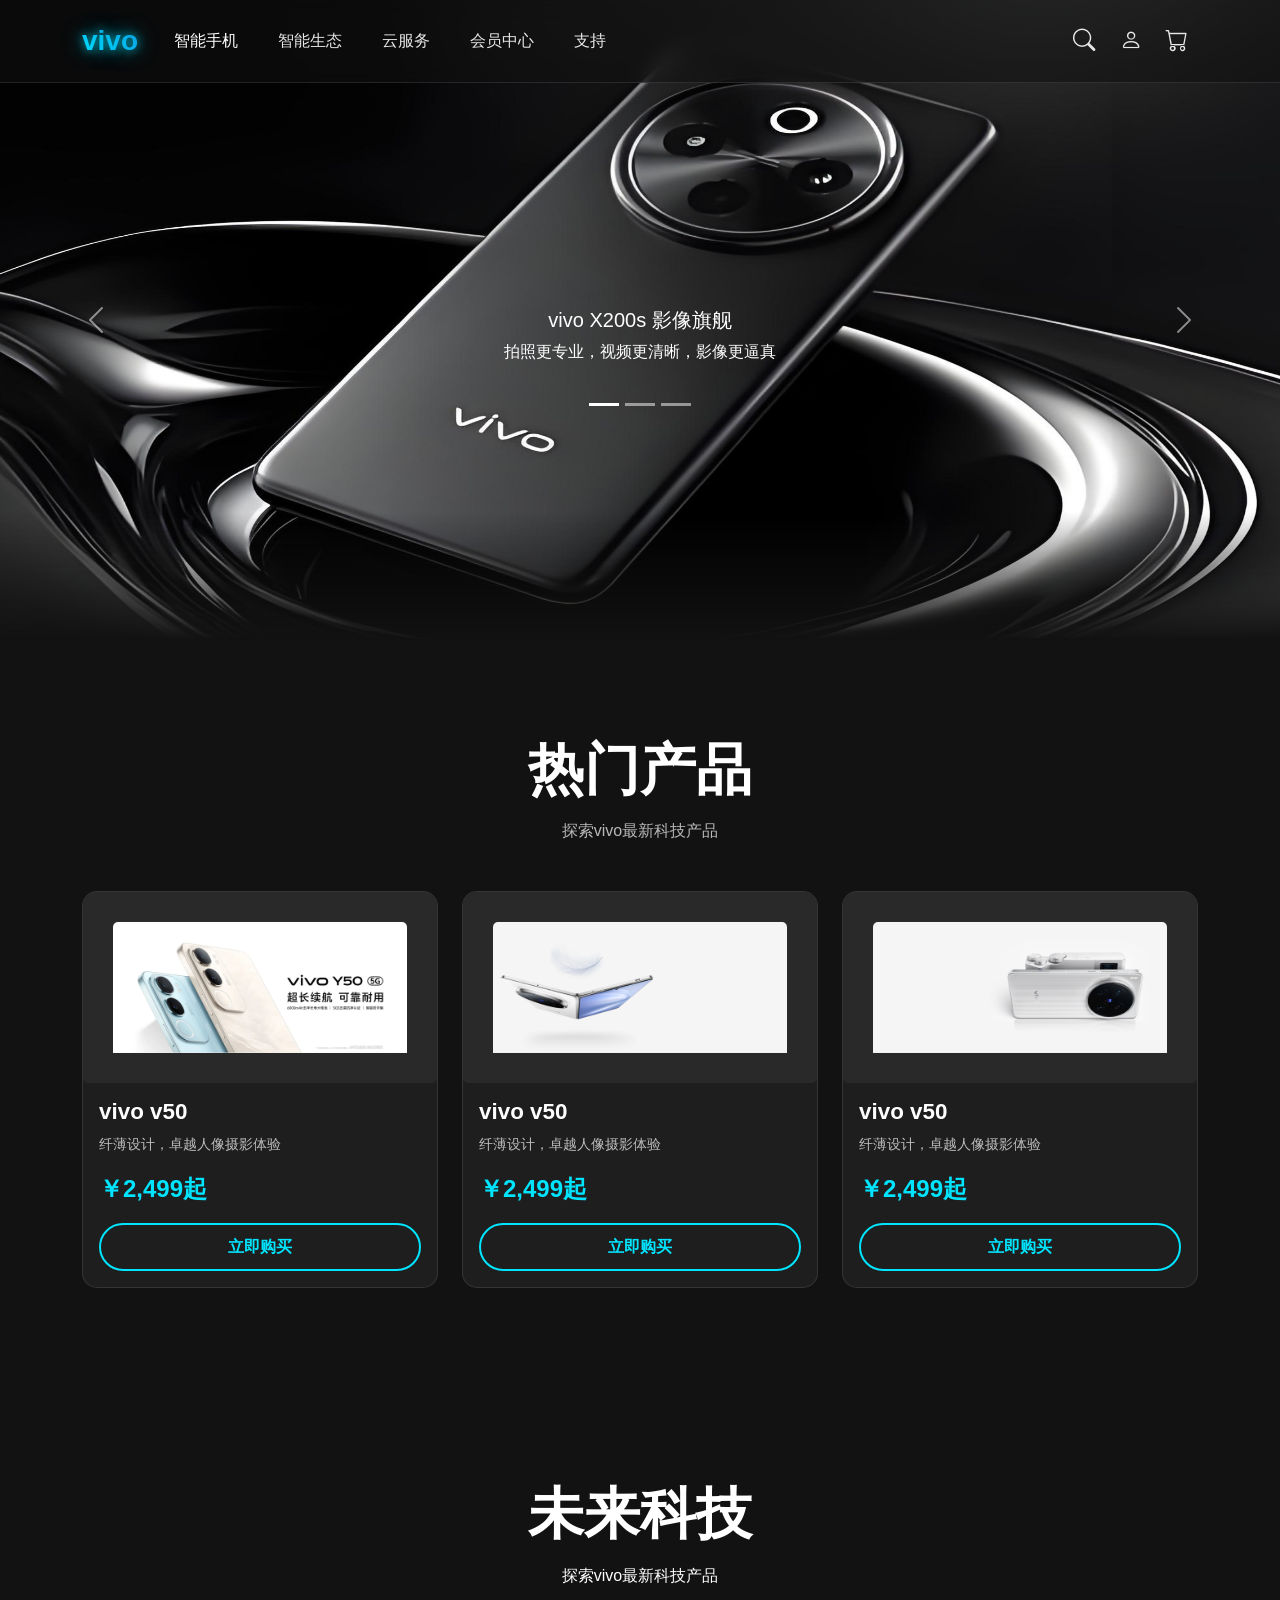
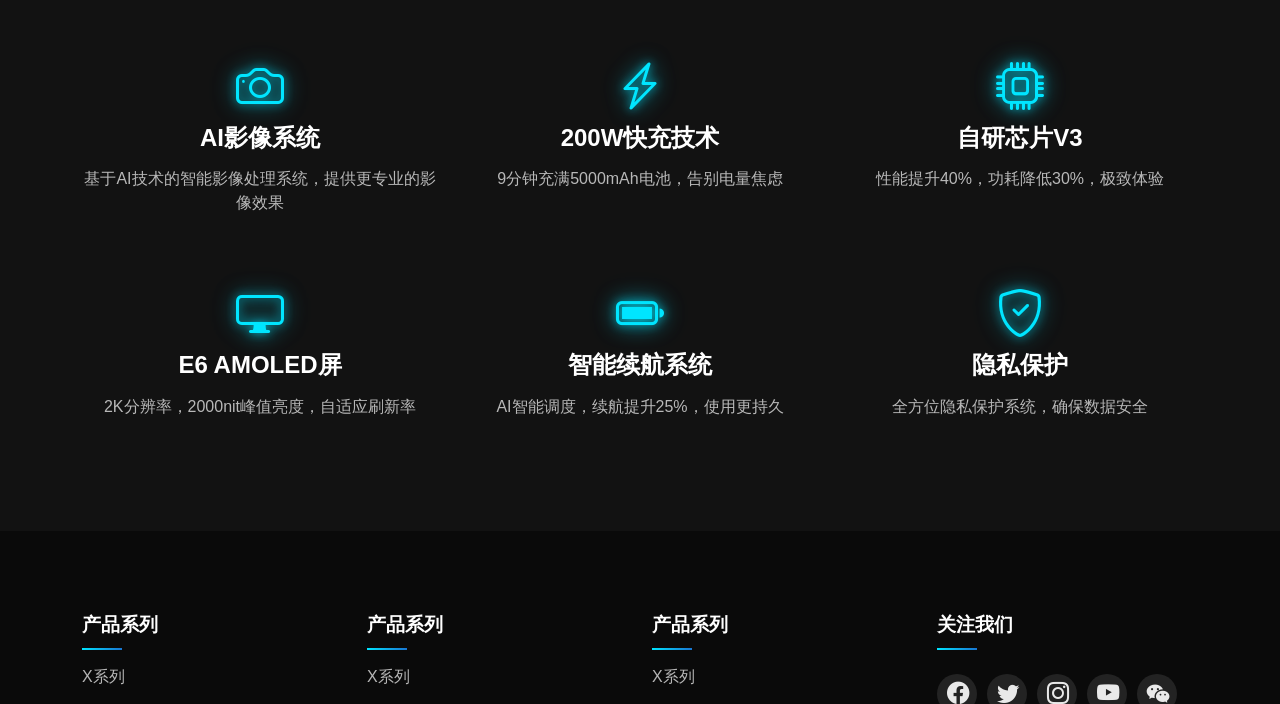
<file: index.html>
<!DOCTYPE html>
<html lang="zh-CN">
<head>
  <meta charset="UTF-8">
  <meta http-equiv="refresh" content="0; url=./06-vivo响应式网站/index.html">
  <title>跳转中...</title>
</head>
<body>
  <p>正在跳转到 vivo 响应式网站，如未自动跳转请 <a href="./06-vivo响应式网站/index.html">点击这里</a>。</p>
</body>
</html>
</file>
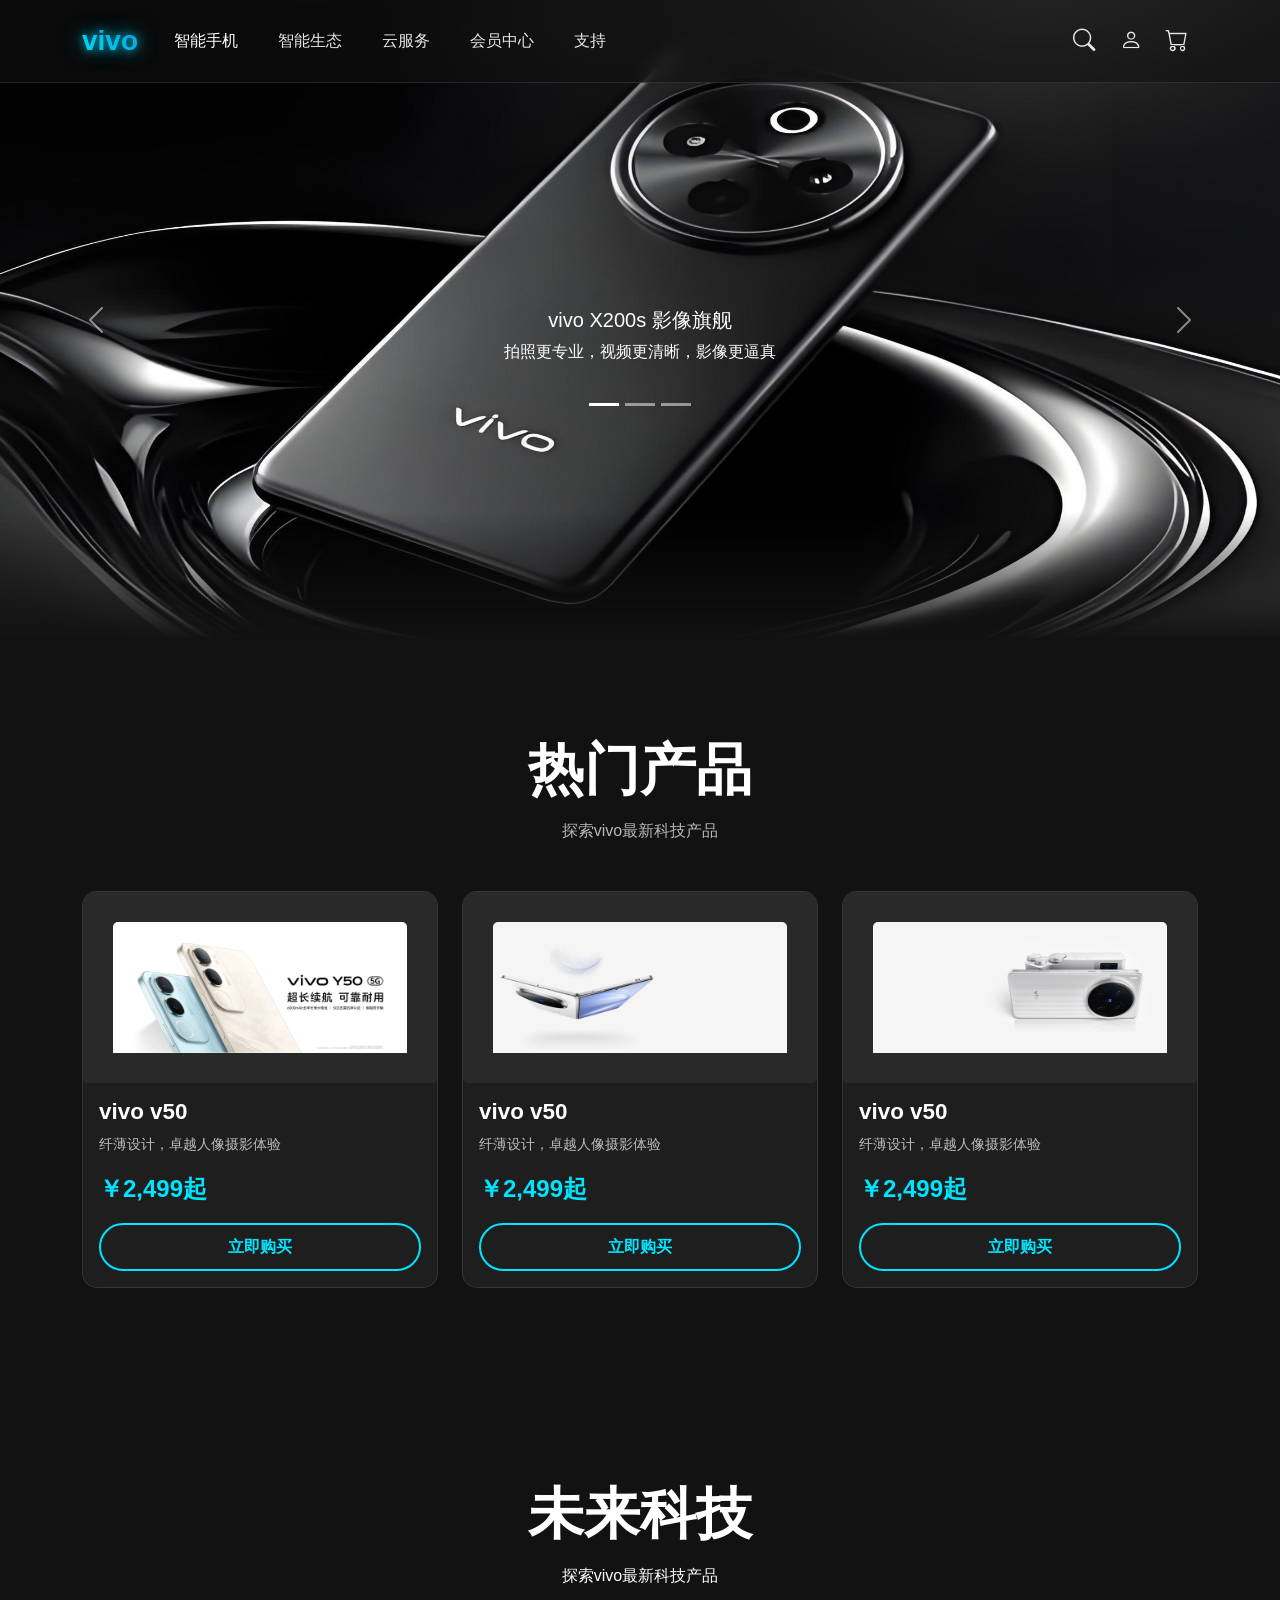
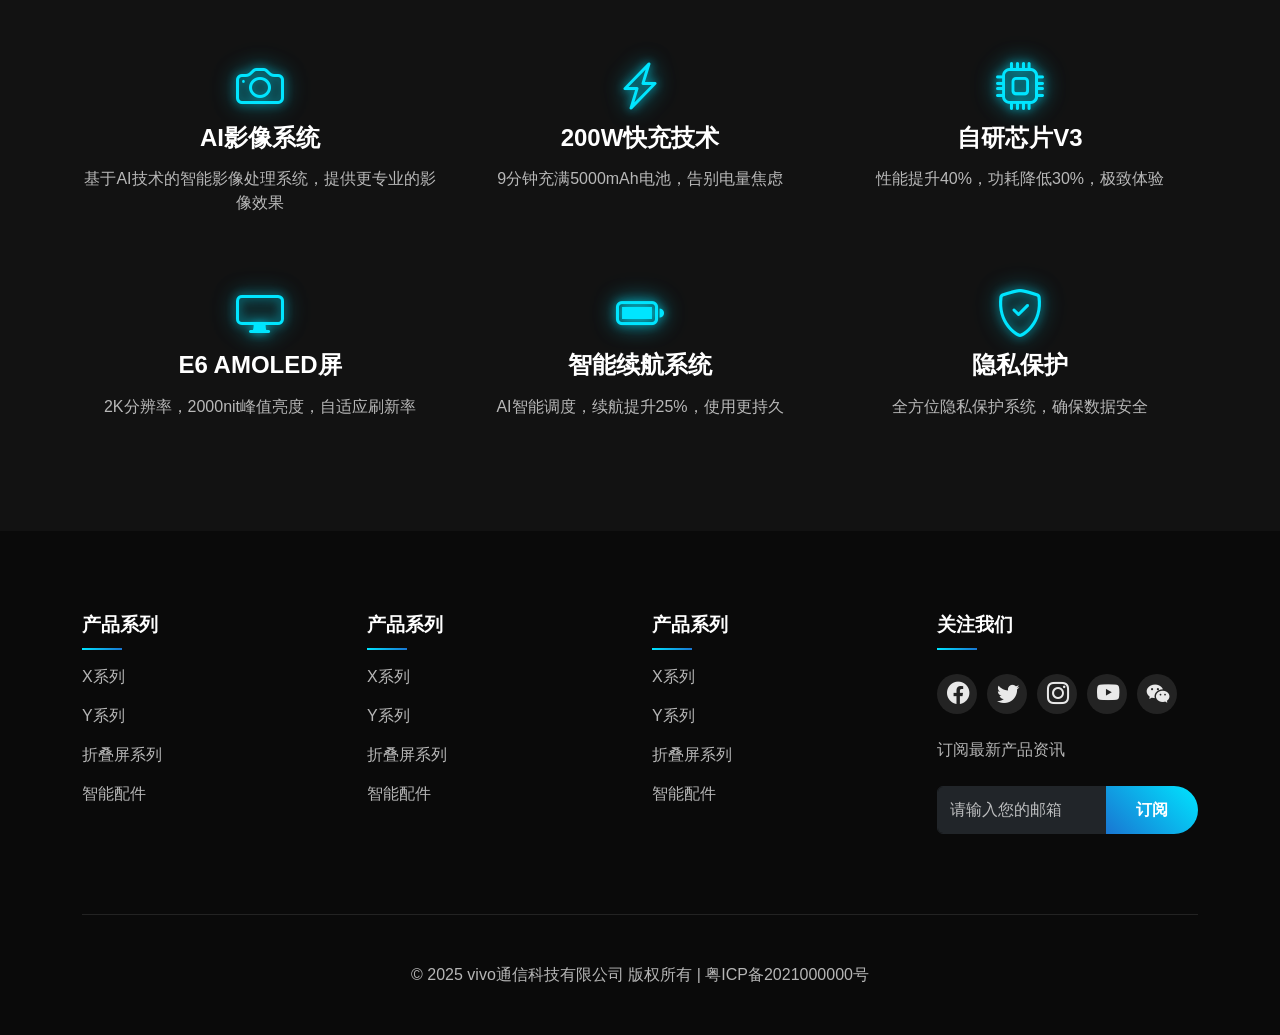
<file: 06-vivo响应式网站/index.html>
<!DOCTYPE html>
<html lang="zh-CN">

<head>
  <meta charset="UTF-8">
  <meta name="viewport" content="width=device-width, initial-scale=1.0">
  <title>vivo智能手机官方网站 - X200s 影像旗舰</title>
  <meta name="keywords"  
    content="vivo，vivo官网，vivo智能手机大全，vivo手机最新报价，vivo手机图片，X200系列、S20系列、X Fold3、vivo Pad5 Pro、vivo WATCH 5、iQOO 13">
  <meta name="description" content="手机领域的国际化品牌，vivo官网提供手机资讯、售前咨询、在线购买、售后服务等功能；vivo当季明星...">

  <!-- 引入网页图标 -->
  <link rel="icon" href="./favicon.ico">
  <!-- Bootstrap 5 CSS -->
  <link href="./bootstrap/bootstrap.min.css" rel="stylesheet">
  <!-- Bootstrap5 Icons -->
  <link rel="stylesheet" href="https://cdn.jsdelivr.net/npm/bootstrap-icons@1.10.0/font/bootstrap-icons.css">
  <!-- 引入首页css文件 -->
  <link rel="stylesheet" href="./css/index.css">
</head>

<body>
  <!-- 顶部导航栏制作 -->
  <nav class="navbar navbar-expand-lg bg-body-tertiary fixed-top" data-bs-theme="dark">
    <div class="container">
      <a class="navbar-brand" href="#">vivo</a>
      <button class="navbar-toggler" type="button" data-bs-toggle="collapse" data-bs-target="#navbarSupportedContent"
        aria-controls="navbarSupportedContent" aria-expanded="false" aria-label="Toggle navigation">
        <span class="navbar-toggler-icon"></span>
      </button>
      <div class="collapse navbar-collapse" id="navbarSupportedContent">
        <ul class="navbar-nav me-auto mb-2 mb-lg-0">
          <li class="nav-item">
            <a class="nav-link active" aria-current="page" href="#">智能手机</a>
          </li>
          <li class="nav-item">
            <a class="nav-link" href="#">智能生态</a>
          </li>
          <li class="nav-item">
            <a class="nav-link" href="#">云服务</a>
          </li>
          <li class="nav-item">
            <a class="nav-link" href="#">会员中心</a>
          </li>
          <li class="nav-item">
            <a class="nav-link" href="#">支持</a>
          </li>

        </ul>
        <!-- 右侧图标 -->
        <div class="icons">
          <a href="#"><i class="bi bi-search"></i></a>
          <a href="#"><i class="bi bi-person"></i></a>
          <a href="#"><i class="bi bi-cart"></i></a>
        </div>
      </div>
    </div>
  </nav>

  <!-- 轮播图模块 -->
  <section class="banner">
    <div id="carouselExampleCaptions" class="carousel slide" data-bs-ride="carousel">
      <div class="carousel-indicators">
        <button type="button" data-bs-target="#carouselExampleCaptions" data-bs-slide-to="0" class="active"
          aria-current="true" aria-label="Slide 1"></button>
        <button type="button" data-bs-target="#carouselExampleCaptions" data-bs-slide-to="1"
          aria-label="Slide 2"></button>
        <button type="button" data-bs-target="#carouselExampleCaptions" data-bs-slide-to="2"
          aria-label="Slide 3"></button>
      </div>
      <div class="carousel-inner">
        <div class="carousel-item active">
          <img src="./img/banner1.jpg" class="d-block w-100" alt="...">
          <div class="carousel-caption d-none d-md-block">
            <h5>vivo X200s 影像旗舰</h5>
            <p>拍照更专业，视频更清晰，影像更逼真</p>
          </div>
        </div>
        <div class="carousel-item">
          <img src="./img/banner2.jpg" class="d-block w-100" alt="...">
          <div class="carousel-caption d-none d-md-block">
            <h5>vivo X200s 影像旗舰</h5>
            <p>拍照更专业，视频更清晰，影像更逼真</p>
          </div>
        </div>
        <div class="carousel-item">
          <img src="./img/banner3.jpg" class="d-block w-100" alt="...">
          <div class="carousel-caption d-none d-md-block">
            <h5>vivo X200s 影像旗舰</h5>
            <p>拍照更专业，视频更清晰，影像更逼真</p>
          </div>
        </div>
      </div>
      <button class="carousel-control-prev" type="button" data-bs-target="#carouselExampleCaptions"
        data-bs-slide="prev">
        <span class="carousel-control-prev-icon" aria-hidden="true"></span>
        <span class="visually-hidden">Previous</span>
      </button>
      <button class="carousel-control-next" type="button" data-bs-target="#carouselExampleCaptions"
        data-bs-slide="next">
        <span class="carousel-control-next-icon" aria-hidden="true"></span>
        <span class="visually-hidden">Next</span>
      </button>
    </div>
  </section>

  <!-- 热门产品模块 -->
  <section class="hot-product py-5">
    <div class="container py-5">
      <h2 class="text-center fw-bold display-4">热门产品</h2>
      <p class="text-center fs-6 mt-3 info">探索vivo最新科技产品</p>
      <!-- 行卡片组 -->
      <div class="row mt-5">
        <div class="col-md-4">
          <div class="card">
            <div class="card-img">
              <img src="./img/pic1.webp" class="card-img-top" alt="...">
            </div>
            <div class="card-body">
              <h5 class="card-title"> vivo v50 </h5>
              <p class="card-text">纤薄设计，卓越人像摄影体验</p>
              <p class="price">￥2,499起</p>
              <a href="#" class="btn btn-primary">立即购买</a>
            </div>
          </div>
        </div>
        <div class="col-md-4">
          <div class="card">
            <div class="card-img">
              <img src="./img/pic2.jpg" class="card-img-top" alt="...">
            </div>
            <div class="card-body">
              <h5 class="card-title"> vivo v50 </h5>
              <p class="card-text">纤薄设计，卓越人像摄影体验</p>
              <p class="price">￥2,499起</p>
              <a href="#" class="btn btn-primary">立即购买</a>
            </div>
          </div>
        </div>
        <div class="col-md-4">
          <div class="card">
            <div class="card-img">
              <img src="./img/pic3.jpg" class="card-img-top" alt="...">
            </div>
            <div class="card-body">
              <h5 class="card-title"> vivo v50 </h5>
              <p class="card-text">纤薄设计，卓越人像摄影体验</p>
              <p class="price">￥2,499起</p>
              <a href="#" class="btn btn-primary">立即购买</a>
            </div>
          </div>
        </div>
      </div>
  </section>

  <!-- 未来科技模块 -->
  <section class="future-tech py-5">
    <div class="container py-5 position-relative">
      <h2 class="text-center fw-bold display-4">未来科技</h2>
      <p class="text-center fs-6 mt-3 info">探索vivo最新科技产品</p>
      <div class="row">
        <div class="col-md-4 text-center mt-5">
          <i class="bi bi-camera future-icon"></i>
          <h3 class="future-title">AI影像系统</h3>
          <p class="future-desc">基于AI技术的智能影像处理系统，提供更专业的影像效果</p>
        </div>
        <div class="col-md-4 text-center mt-5">
          <i class="bi bi-lightning-charge future-icon"></i>
          <h3 class="future-title">200W快充技术</h3>
          <p class="future-desc">9分钟充满5000mAh电池，告别电量焦虑</p>
        </div>
        <div class="col-md-4 text-center mt-5">
          <i class="bi bi-cpu future-icon"></i>
          <h3 class="future-title">自研芯片V3</h3>
          <p class="future-desc">性能提升40%，功耗降低30%，极致体验</p>
        </div>
        <div class="col-md-4 text-center mt-5">
          <i class="bi  bi-display future-icon"></i>
          <h3 class="future-title">E6 AMOLED屏</h3>
          <p class="future-desc">2K分辨率，2000nit峰值亮度，自适应刷新率</p>
        </div>
        <div class="col-md-4 text-center mt-5">
          <i class="bi bi-battery-full future-icon"></i>
          <h3 class="future-title">智能续航系统</h3>
          <p class="future-desc">AI智能调度，续航提升25%，使用更持久</p>
        </div>
        <div class="col-md-4 text-center mt-5">
          <i class="bi bi-shield-check future-icon"></i>
          <h3 class="future-title">隐私保护</h3>
          <p class="future-desc">全方位隐私保护系统，确保数据安全</p>
        </div>
      </div>
    </div>
  </section>

  <!-- 底部导航部分 -->
  <footer class="footer">
    <div class="container">
      <div class="row">
        <dl class="col-lg-3 col-md-6">
          <dt>产品系列</dt>
          <dd><a href="#">X系列</a></dd>
          <dd><a href="#">Y系列</a></dd>
          <dd><a href="#">折叠屏系列</a></dd>
          <dd><a href="#">智能配件</a></dd>
        </dl>
        <dl class="col-lg-3 col-md-6">
          <dt>产品系列</dt>
          <dd><a href="#">X系列</a></dd>
          <dd><a href="#">Y系列</a></dd>
          <dd><a href="#">折叠屏系列</a></dd>
          <dd><a href="#">智能配件</a></dd>
        </dl>
        <dl class="col-lg-3 col-md-6">
          <dt>产品系列</dt>
          <dd><a href="#">X系列</a></dd>
          <dd><a href="#">Y系列</a></dd>
          <dd><a href="#">折叠屏系列</a></dd>
          <dd><a href="#">智能配件</a></dd>
        </dl>
        <dl class="col-lg-3 col-md-6">
          <dt>关注我们</dt>
          <dd>
            <div class="icons mt-4">
              <a href="#">
                <i class="bi bi-facebook"></i>
              </a>
              <a href="#">
                <i class="bi bi-twitter"></i>
              </a>
              <a href="#">
                <i class="bi bi-instagram"></i>
              </a>
              <a href="#">
                <i class="bi bi-youtube"></i>
              </a>
              <a href="#">
                <i class="bi bi-wechat"></i>
              </a>
            </div>
            <p class="my-4 news">订阅最新产品资讯</p>
            <div class="input-group mb-3">
              <!-- 输入邮箱的表单 -->
              <input type="email" class="form-control bg-dark border-dark text-light" placeholder="请输入您的邮箱"
                aria-label="Recipient's username" aria-describedby="button-addon2">
              <button class="btn btn-outline-secondary" type="button" id="button-addon2">
                订阅
              </button>
            </div>
          </dd>
        </dl>
      </div>
      <div class="copyright text-center py-5 mt-5">
        © 2025 vivo通信科技有限公司 版权所有 | 粤ICP备2021000000号
      </div>
    </div>
  </footer>
  <!-- Bootstrap5 JS -->
  <script src="./bootstrap/bootstrap.min.js"></script>
</body>

</html>
</file>
<file: 06-vivo响应式网站/css/index.css>
/* 定义全局变量 */
 :root {
   --vivo-blue: #1976d2;
   --vivo-cyan: #00e5ff;
   --vivo-purple: #7b1fa2;
   --vivo-dark: #121212;
   --vivo-card-bg: #1e1e1e;
   --neon-glow: 0 0 10px rgba(0, 229, 255, 0.7),
     0 0 20px rgba(0, 229, 255, 0.5),
     0 0 30px rgba(0, 229, 255, 0.3);
 }

 body {
   font-family: 'Montserrat', sans-serif;
   background-color: var(--vivo-dark);
   color: #fff;
   overflow-x: hidden;
 }

 /* 导航栏制作 */
 .navbar {
   background-color: rgba(18, 18, 18, 0.6) !important;
   backdrop-filter: blur(10px);
   border-bottom: 1px solid rgba(255, 255, 255, 0.1);
   padding: 15px 0;
 }

 .icons a {
   font-size: 1.4rem;
   color: rgba(255, 255, 255, 0.9);
   padding: 0 10px;
 }

 .icons a:hover {
   color: var(--vivo-cyan);
   text-shadow: var(--neon-glow);
 }

 .nav-link {
   position: relative;
   color: rgba(255, 255, 255, 0.9);
   margin: 0 12px;
 }

 .nav-link:hover {
   /* 文字阴影 */
   text-shadow: var(--neon-glow);
 }

 .nav-link::after {
   content: '';
   position: absolute;
   left: 0;
   bottom: -5px;
   width: 0;
   height: 2px;
   background: linear-gradient(90deg, var(--vivo-cyan), var(--vivo-blue));
   transition: all .3s;
 }

 .nav-link:hover::after {
   width: 100%;
 }

 .navbar-brand,
 .navbar-brand:hover {
   font-size: 28px;
   font-weight: 700;
   background: linear-gradient(45deg, var(--vivo-cyan), var(--vivo-blue));
   /* 文字裁剪 */
   -webkit-background-clip: text;
   background-clip: text;
   color: transparent;
   text-shadow: var(--neon-glow);
 }

 /* 轮播图模块 */
 .banner {
   width: 100%;
   height: 50vw;
   /* background-color: pink; */
   /* 给盒子加背景渐变 */
   mask-image: linear-gradient(rgb(0, 0, 0) 80%, rgba(0, 0, 0, 0) 100%);
   -webkit-mask-image: linear-gradient(rgb(0, 0, 0) 80%, rgba(0, 0, 0, 0) 100%);
 }

 .banner .carousel-item {
   transition: all 1s ease-in-out;
 }

 .banner .carousel-item img {
   width: 100%;
   height: 50vw;
 }

 .carousel-caption {
   bottom: 15rem;
 }

 .carousel-indicators {
   margin-bottom: 14rem;
 }

 .hot-product .info {
   color: rgba(255, 255, 255, 0.7);
 }

 /* 卡片模块 */
 .card {
   overflow: hidden;
   background-color: var(--vivo-card-bg);
   border-radius: 15px;
   border: 1px solid rgba(255, 255, 255, 0.1);
   transition: all 0.3s;
 }

 .card:hover {
   transform: translateY(-10px);
   border-color: rgba(0, 229, 255, 0.3);
 }

 .card .card-img {
   padding: 30px;
   background-color: #292929;
 }

 .card .card-img img {
   animation: move 5s ease-in-out infinite;
 }

 @keyframes move {
   0% {
     transform: translateY(0);
   }

   50% {
     transform: translateY(-15px);
   }

   100% {
     transform: translateY(0);
   }
 }

 .card-title {
   font-size: 1.4rem;
   color: #fff;
   font-weight: 600;
 }

 .card-text {
   font-size: 0.9rem;
   color: rgba(255, 255, 255, 0.7);
 }

 .price {
   font-size: 1.5rem;
   color: var(--vivo-cyan);
   font-weight: 600;
 }

 .card-body .btn {
   width: 100%;
   border: 2px solid var(--vivo-cyan);
   border-radius: 30px;
   background: none;
   padding: 10px 0;
   color: var(--vivo-cyan);
   font-weight: 600;
 }

 .card-body .btn:hover {
   box-shadow: var(--neon-glow);
 }

 /* 未来科技模块 */
 .future-tech {
   position: relative;
   background: url(../img/bg1.avif) no-repeat;
   background-position: center;
   background-size: cover;
   /* 背景图片固定定位 */
   background-attachment: fixed;
 }

 .future-tech::before {
   position: absolute;
   left: 0;
   top: 0;
   content: '';
   width: 100%;
   height: 100%;
   background: rgba(18, 18, 18, 0.9);
 }

 .future-icon {
   font-size: 3rem;
   color: var(--vivo-cyan);
   text-shadow: var(--neon-glow);
   margin-bottom: 20px;
 }

 .future-title {
   font-size: 1.5rem;
   font-weight: 600;
   margin-bottom: 15px;
   color: #fff;
 }

 .future-desc {
   color: rgba(255, 255, 255, 0.7);
 }

 /* footer底部模块制作 */
 .footer {
   background-color: #0a0a0a;
   padding-top: 80px;
 }

 .footer dt {
   position: relative;
   font-size: 1.2rem;
   font-weight: 600;
   padding-bottom: 10px;
   margin-bottom: 15px;
 }

 .footer dt::after {
   content: '';
   position: absolute;
   left: 0;
   bottom: 0;
   width: 40px;
   height: 2px;
   background: linear-gradient(90deg, var(--vivo-cyan), var(--vivo-blue));
 }

 .footer dd>a {
   /* 块级盒子才能做变化效果 */
   display: block;
   color: rgba(255, 255, 255, 0.7);
   font-size: 1rem;
   text-decoration: none;
   transition: all 0.3s;
   margin-bottom: 15px;
 }

 .footer dd>a:hover {
   color: var(--vivo-cyan);
   transform: translateX(5px);
 }

 .footer .icons {
   display: flex;
 }

 .footer .icons a {
   width: 40px;
   height: 40px;
   background-color: rgba(255, 255, 255, 0.1);
   border-radius: 50%;
   margin-right: 10px;
   text-align: center;
   line-height: 40px;
   text-decoration: none;
   transition: all 0.3s;
 }

 .footer .icons a:hover {
   box-shadow: var(--neon-glow);
   color: #fff;
   background: linear-gradient(45deg, var(--vivo-blue), var(--vivo-cyan));
   transform: translateY(-3px);
 }

 .footer .news {
   color: rgba(255, 255, 255, 0.7);
 }

 .form-control::placeholder {
   color: rgba(255, 255, 255, 0.7);
 }

 .btn-outline-secondary {
   background: linear-gradient(45deg, var(--vivo-blue), var(--vivo-cyan));
   border: 0;
   color: #fff;
   font-weight: 600;
   border-radius: 30px;
   padding: 12px 30px;
   transition: all 0.3s;
 }

 .btn-outline-secondary:hover {
   box-shadow: var(--neon-glow);
   transform: translateY(-3px);
 }

 .copyright {
   border-top: 1px solid rgba(255, 255, 255, 0.1);
   color: rgba(255, 255, 255, 0.7);
 }

 /* 媒体查询 */
 @media (max-width: 768px) {
   .navbar {
     padding: 5px 0;
   }

   .carousel-caption,
   .carousel-indicators {
     display: none;
   }
 }

 @media (max-width: 992px) {
   .carousel-caption {
     bottom: 8rem;
   }

   .carousel-indicators {
     margin-bottom: 8rem;
   }

   .banner {
     margin-top: 80px;
   }
 }

 /* 自定义滚动条样式 */
 /* 滚动条设置宽度和高度 */
 /* 滚动条设置宽度和高度 */
 ::-webkit-scrollbar {
   width: 10px;
 }

 /* 设置轨道背景色, 圆角等 */
 ::-webkit-scrollbar-track {
   background: var(--vivo-dark);
 }

 /* 设置滑块样式 */
 ::-webkit-scrollbar-thumb {
   background: linear-gradient(var(--vivo-blue), var(--vivo-cyan));
   border-radius: 10px;
 }

 /* 鼠标经过滑块 */
 ::-webkit-scrollbar-thumb:hover {
   background: linear-gradient(var(--vivo-cyan), var(--vivo-blue));
 }
</file>
